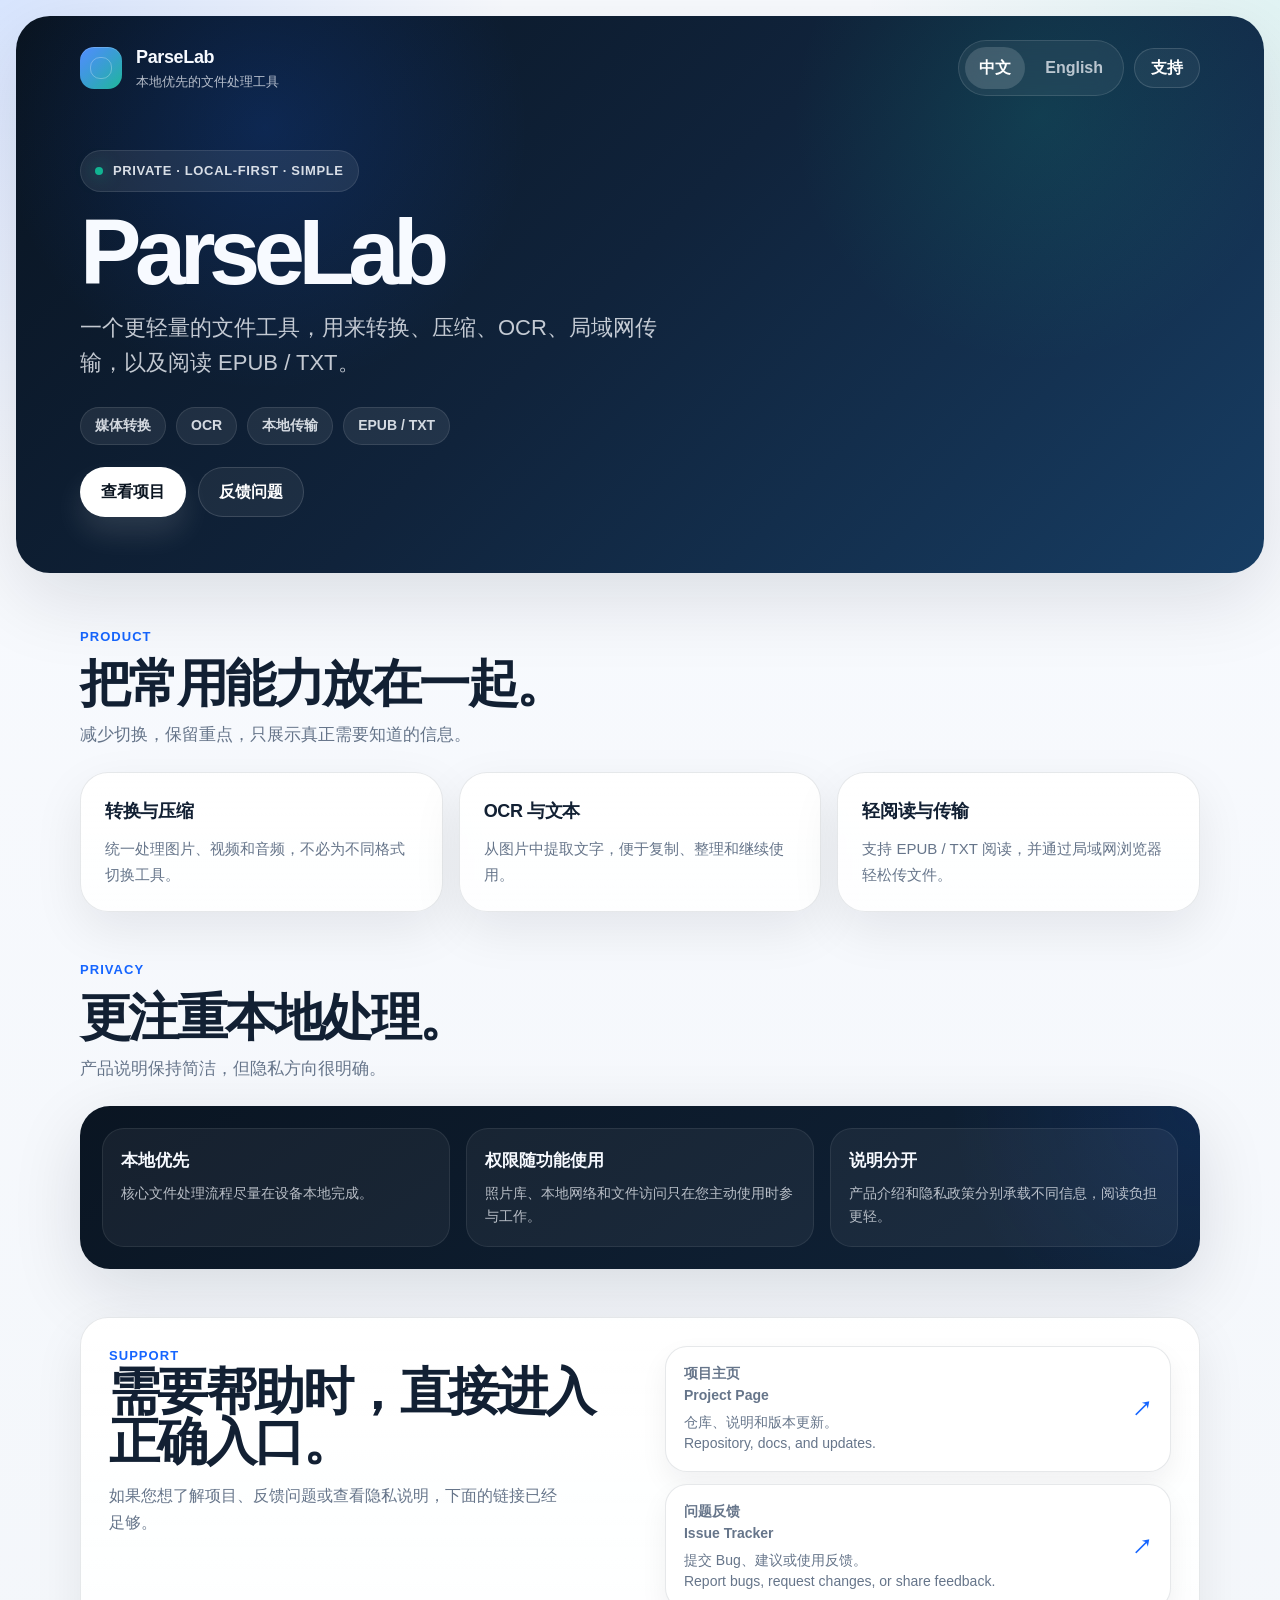
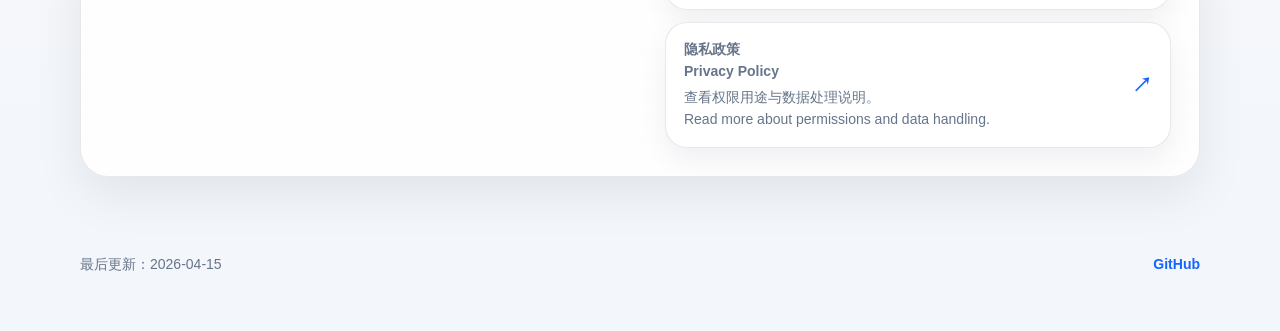
<file: docs/parse-support.html>
<!doctype html>
<html lang="zh-CN">
<head>
  <meta charset="utf-8">
  <meta name="viewport" content="width=device-width, initial-scale=1">
  <title>ParseLab Support</title>
  <meta name="description" content="ParseLab product support page with bilingual language switching, product overview, and support links.">
  <style>
    :root {
      color-scheme: light;
      --bg: #f3f6fa;
      --surface: rgba(255, 255, 255, 0.86);
      --surface-strong: rgba(255, 255, 255, 0.94);
      --text: #122033;
      --muted: #66758a;
      --line: rgba(18, 32, 51, 0.1);
      --accent: #1565ff;
      --accent-soft: rgba(21, 101, 255, 0.1);
      --accent-2: #11b492;
      --dark: #0a1522;
      --shadow: 0 18px 50px rgba(8, 19, 31, 0.08);
      --shadow-soft: 0 12px 28px rgba(8, 19, 31, 0.06);
      --max-width: 1120px;
    }

    * {
      box-sizing: border-box;
    }

    body {
      margin: 0;
      font-family: -apple-system, BlinkMacSystemFont, "SF Pro Display", "PingFang SC", "Hiragino Sans GB", "Noto Sans CJK SC", "Microsoft YaHei", sans-serif;
      background:
        radial-gradient(circle at top left, rgba(21, 101, 255, 0.14), transparent 22%),
        radial-gradient(circle at top right, rgba(17, 180, 146, 0.1), transparent 18%),
        linear-gradient(180deg, #f9fbff 0%, var(--bg) 100%);
      color: var(--text);
      line-height: 1.6;
      -webkit-font-smoothing: antialiased;
      text-rendering: optimizeLegibility;
    }

    a {
      color: inherit;
      text-decoration: none;
    }

    button {
      font: inherit;
    }

    .page-shell {
      padding: 16px;
    }

    .hero {
      position: relative;
      overflow: hidden;
      border-radius: 34px;
      background:
        radial-gradient(circle at 20% 20%, rgba(21, 101, 255, 0.18), transparent 24%),
        radial-gradient(circle at 82% 18%, rgba(17, 180, 146, 0.14), transparent 22%),
        linear-gradient(135deg, #091421 0%, #10233b 48%, #173d63 100%);
      color: #f7faff;
      box-shadow: 0 24px 80px rgba(8, 19, 31, 0.12);
    }

    .hero-inner,
    .main,
    .footer {
      width: min(var(--max-width), calc(100% - 40px));
      margin: 0 auto;
    }

    .hero-inner {
      position: relative;
      padding: 24px 0 56px;
    }

    .topbar {
      display: flex;
      align-items: center;
      justify-content: space-between;
      gap: 16px;
      margin-bottom: 54px;
    }

    .brand {
      display: flex;
      align-items: center;
      gap: 14px;
      min-width: 0;
    }

    .brand-mark {
      width: 42px;
      height: 42px;
      border-radius: 14px;
      background:
        linear-gradient(135deg, rgba(255, 255, 255, 0.26), rgba(255, 255, 255, 0.06)),
        linear-gradient(135deg, #1565ff, #11b492);
      box-shadow: inset 0 1px 0 rgba(255, 255, 255, 0.2);
      position: relative;
    }

    .brand-mark::after {
      content: "";
      position: absolute;
      inset: 10px;
      border-radius: 10px;
      border: 1px solid rgba(255, 255, 255, 0.28);
    }

    .brand-name {
      display: block;
      font-size: 18px;
      font-weight: 800;
      letter-spacing: -0.02em;
    }

    .brand-sub {
      display: block;
      color: rgba(247, 250, 255, 0.72);
      font-size: 13px;
    }

    .topbar-actions {
      display: flex;
      align-items: center;
      gap: 10px;
      flex-wrap: wrap;
      justify-content: flex-end;
    }

    .lang-switcher {
      display: inline-flex;
      gap: 6px;
      padding: 6px;
      border-radius: 999px;
      border: 1px solid rgba(255, 255, 255, 0.12);
      background: rgba(255, 255, 255, 0.06);
      backdrop-filter: blur(12px);
    }

    .lang-button {
      border: 0;
      border-radius: 999px;
      background: transparent;
      color: rgba(247, 250, 255, 0.72);
      padding: 8px 14px;
      font-weight: 700;
      cursor: pointer;
      transition: background 0.2s ease, color 0.2s ease;
    }

    .lang-button.active {
      background: rgba(255, 255, 255, 0.15);
      color: #ffffff;
    }

    .nav-link {
      display: inline-flex;
      align-items: center;
      justify-content: center;
      min-height: 40px;
      padding: 0 16px;
      border-radius: 999px;
      border: 1px solid rgba(255, 255, 255, 0.14);
      background: rgba(255, 255, 255, 0.05);
      color: #ffffff;
      font-weight: 700;
    }

    .hero-copy {
      max-width: 760px;
    }

    .hero-label {
      display: inline-flex;
      align-items: center;
      gap: 10px;
      padding: 10px 14px;
      border-radius: 999px;
      background: rgba(255, 255, 255, 0.08);
      border: 1px solid rgba(255, 255, 255, 0.1);
      color: rgba(247, 250, 255, 0.86);
      font-size: 13px;
      font-weight: 700;
      text-transform: uppercase;
      letter-spacing: 0.05em;
    }

    .hero-label::before {
      content: "";
      width: 8px;
      height: 8px;
      border-radius: 50%;
      background: var(--accent-2);
      box-shadow: 0 0 18px rgba(17, 180, 146, 0.8);
    }

    h1 {
      margin: 18px 0 16px;
      font-size: clamp(54px, 8vw, 92px);
      line-height: 0.92;
      letter-spacing: -0.07em;
      font-weight: 900;
    }

    .hero-subtitle {
      max-width: 620px;
      margin: 0;
      color: rgba(247, 250, 255, 0.78);
      font-size: clamp(18px, 2vw, 22px);
      line-height: 1.58;
    }

    .hero-tags {
      display: flex;
      flex-wrap: wrap;
      gap: 10px;
      margin: 26px 0 22px;
    }

    .hero-tag {
      display: inline-flex;
      align-items: center;
      min-height: 38px;
      padding: 0 14px;
      border-radius: 999px;
      background: rgba(255, 255, 255, 0.08);
      border: 1px solid rgba(255, 255, 255, 0.1);
      color: rgba(247, 250, 255, 0.84);
      font-size: 14px;
      font-weight: 700;
    }

    .hero-actions {
      display: flex;
      align-items: center;
      gap: 12px;
      flex-wrap: wrap;
    }

    .button {
      display: inline-flex;
      align-items: center;
      justify-content: center;
      min-height: 50px;
      padding: 0 20px;
      border-radius: 999px;
      border: 1px solid transparent;
      font-weight: 800;
      transition: transform 0.2s ease, background 0.2s ease, border-color 0.2s ease;
    }

    .button:hover {
      transform: translateY(-1px);
    }

    .button-primary {
      background: #ffffff;
      color: #0b1521;
      box-shadow: 0 16px 30px rgba(255, 255, 255, 0.12);
    }

    .button-secondary {
      background: rgba(255, 255, 255, 0.06);
      border-color: rgba(255, 255, 255, 0.14);
      color: #ffffff;
    }

    .main {
      padding: 54px 0 20px;
    }

    .section {
      margin-bottom: 48px;
    }

    .section-head {
      display: flex;
      flex-direction: column;
      gap: 12px;
      margin-bottom: 22px;
      max-width: 720px;
    }

    .section-kicker {
      color: var(--accent);
      font-size: 13px;
      font-weight: 800;
      text-transform: uppercase;
      letter-spacing: 0.08em;
    }

    h2 {
      margin: 0;
      font-size: clamp(34px, 4vw, 56px);
      line-height: 0.98;
      letter-spacing: -0.05em;
    }

    .section-summary {
      margin: 0;
      color: var(--muted);
      font-size: 17px;
      line-height: 1.7;
    }

    .feature-grid {
      display: grid;
      grid-template-columns: repeat(3, minmax(0, 1fr));
      gap: 16px;
    }

    .feature-card,
    .support-panel {
      border-radius: 28px;
      border: 1px solid var(--line);
      background: linear-gradient(180deg, var(--surface-strong), var(--surface));
      box-shadow: var(--shadow);
    }

    .feature-card {
      padding: 24px;
    }

    .feature-card strong {
      display: block;
      margin-bottom: 10px;
      font-size: 18px;
      letter-spacing: -0.02em;
    }

    .feature-card p {
      margin: 0;
      color: var(--muted);
      font-size: 15px;
      line-height: 1.7;
    }

    .privacy-strip {
      display: grid;
      grid-template-columns: repeat(3, minmax(0, 1fr));
      gap: 16px;
      padding: 22px;
      border-radius: 30px;
      background:
        radial-gradient(circle at top right, rgba(21, 101, 255, 0.12), transparent 22%),
        linear-gradient(145deg, #0a1522 0%, #102339 100%);
      color: #f7faff;
      box-shadow: 0 22px 70px rgba(8, 19, 31, 0.12);
    }

    .privacy-item {
      padding: 18px;
      border-radius: 22px;
      background: rgba(255, 255, 255, 0.05);
      border: 1px solid rgba(255, 255, 255, 0.08);
    }

    .privacy-item strong {
      display: block;
      margin-bottom: 8px;
      font-size: 17px;
    }

    .privacy-item p {
      margin: 0;
      color: rgba(247, 250, 255, 0.72);
      font-size: 14px;
      line-height: 1.65;
    }

    .support-panel {
      display: grid;
      grid-template-columns: minmax(0, 0.82fr) minmax(280px, 0.78fr);
      gap: 24px;
      padding: 28px;
    }

    .support-copy p {
      margin: 14px 0 0;
      color: var(--muted);
      font-size: 16px;
      line-height: 1.72;
      max-width: 460px;
    }

    .support-links {
      display: grid;
      gap: 12px;
    }

    .support-link {
      display: grid;
      grid-template-columns: minmax(0, 1fr) auto;
      gap: 14px;
      align-items: center;
      padding: 16px 18px;
      border-radius: 22px;
      border: 1px solid var(--line);
      background: #ffffff;
      box-shadow: var(--shadow-soft);
      transition: transform 0.2s ease, border-color 0.2s ease;
    }

    .support-link:hover {
      transform: translateY(-1px);
      border-color: rgba(21, 101, 255, 0.2);
    }

    .support-link strong {
      display: block;
      margin-bottom: 5px;
      font-size: 16px;
    }

    .support-link span {
      display: block;
      color: var(--muted);
      font-size: 14px;
      line-height: 1.55;
    }

    .support-link em {
      font-style: normal;
      color: var(--accent);
      font-size: 20px;
      font-weight: 800;
    }

    .footer {
      display: flex;
      justify-content: space-between;
      align-items: center;
      gap: 16px;
      padding: 8px 0 40px;
      color: var(--muted);
      font-size: 14px;
    }

    .footer a {
      color: var(--accent);
      font-weight: 700;
    }

    [data-copy] {
      display: none;
    }

    html[data-lang="zh"] [data-lang="zh"] {
      display: block;
    }

    html[data-lang="en"] [data-lang="en"] {
      display: block;
    }

    html[data-lang="zh"] span[data-lang="zh"],
    html[data-lang="en"] span[data-lang="en"],
    html[data-lang="zh"] a[data-lang="zh"],
    html[data-lang="en"] a[data-lang="en"] {
      display: inline;
    }

    html[data-lang="zh"] .button span[data-lang="zh"],
    html[data-lang="en"] .button span[data-lang="en"],
    html[data-lang="zh"] .nav-link span[data-lang="zh"],
    html[data-lang="en"] .nav-link span[data-lang="en"],
    html[data-lang="zh"] .hero-tag span[data-lang="zh"],
    html[data-lang="en"] .hero-tag span[data-lang="en"] {
      display: inline;
    }

    html[data-lang="zh"] .brand-sub span[data-lang="zh"],
    html[data-lang="en"] .brand-sub span[data-lang="en"],
    html[data-lang="zh"] .support-link span[data-lang="zh"],
    html[data-lang="en"] .support-link span[data-lang="en"] {
      display: block;
    }

    @media (max-width: 900px) {
      .feature-grid,
      .privacy-strip,
      .support-panel {
        grid-template-columns: 1fr;
      }
    }

    @media (max-width: 760px) {
      .page-shell {
        padding: 10px;
      }

      .hero {
        border-radius: 24px;
      }

      .hero-inner,
      .main,
      .footer {
        width: min(var(--max-width), calc(100% - 24px));
      }

      .topbar {
        flex-direction: column;
        align-items: flex-start;
        margin-bottom: 40px;
      }

      .topbar-actions,
      .hero-actions {
        width: 100%;
      }

      .nav-link,
      .button {
        width: 100%;
      }

      .footer {
        flex-direction: column;
        align-items: flex-start;
      }
    }
  </style>
</head>
<body>
  <div class="page-shell">
    <section class="hero">
      <div class="hero-inner">
        <header class="topbar">
          <div class="brand">
            <div class="brand-mark" aria-hidden="true"></div>
            <div>
              <span class="brand-name">ParseLab</span>
              <span class="brand-sub">
                <span data-copy data-lang="zh">本地优先的文件处理工具</span>
                <span data-copy data-lang="en">Local-first file workflows</span>
              </span>
            </div>
          </div>

          <div class="topbar-actions">
            <div class="lang-switcher" aria-label="Language switcher">
              <button class="lang-button active" type="button" data-switch="zh">中文</button>
              <button class="lang-button" type="button" data-switch="en">English</button>
            </div>
            <a class="nav-link" href="#support">
              <span data-copy data-lang="zh">支持</span>
              <span data-copy data-lang="en">Support</span>
            </a>
          </div>
        </header>

        <div class="hero-copy">
          <div class="hero-label">
            <span data-copy data-lang="zh">Private · Local-first · Simple</span>
            <span data-copy data-lang="en">Private · Local-first · Simple</span>
          </div>

          <h1>
            <span data-copy data-lang="zh">ParseLab</span>
            <span data-copy data-lang="en">ParseLab</span>
          </h1>

          <p class="hero-subtitle">
            <span data-copy data-lang="zh">一个更轻量的文件工具，用来转换、压缩、OCR、局域网传输，以及阅读 EPUB / TXT。</span>
            <span data-copy data-lang="en">A lighter file toolkit for conversion, compression, OCR, local transfer, and EPUB / TXT reading.</span>
          </p>

          <div class="hero-tags">
            <div class="hero-tag">
              <span data-copy data-lang="zh">媒体转换</span>
              <span data-copy data-lang="en">Media conversion</span>
            </div>
            <div class="hero-tag">
              <span data-copy data-lang="zh">OCR</span>
              <span data-copy data-lang="en">OCR</span>
            </div>
            <div class="hero-tag">
              <span data-copy data-lang="zh">本地传输</span>
              <span data-copy data-lang="en">Local transfer</span>
            </div>
            <div class="hero-tag">
              <span data-copy data-lang="zh">EPUB / TXT</span>
              <span data-copy data-lang="en">EPUB / TXT</span>
            </div>
          </div>

          <div class="hero-actions">
            <a class="button button-primary" href="https://github.com/TPSHION/parse" target="_blank" rel="noreferrer">
              <span data-copy data-lang="zh">查看项目</span>
              <span data-copy data-lang="en">View Project</span>
            </a>
            <a class="button button-secondary" href="https://github.com/TPSHION/parse/issues" target="_blank" rel="noreferrer">
              <span data-copy data-lang="zh">反馈问题</span>
              <span data-copy data-lang="en">Report an Issue</span>
            </a>
          </div>
        </div>
      </div>
    </section>

    <main class="main">
      <section class="section">
        <div class="section-head">
          <div class="section-kicker">
            <span data-copy data-lang="zh">Product</span>
            <span data-copy data-lang="en">Product</span>
          </div>
          <h2>
            <span data-copy data-lang="zh">把常用能力放在一起。</span>
            <span data-copy data-lang="en">Put common workflows in one place.</span>
          </h2>
          <p class="section-summary">
            <span data-copy data-lang="zh">减少切换，保留重点，只展示真正需要知道的信息。</span>
            <span data-copy data-lang="en">Less switching, fewer distractions, and only the information people actually need.</span>
          </p>
        </div>

        <div class="feature-grid">
          <article class="feature-card">
            <strong>
              <span data-copy data-lang="zh">转换与压缩</span>
              <span data-copy data-lang="en">Convert and compress</span>
            </strong>
            <p>
              <span data-copy data-lang="zh">统一处理图片、视频和音频，不必为不同格式切换工具。</span>
              <span data-copy data-lang="en">Handle images, video, and audio without switching tools by format.</span>
            </p>
          </article>
          <article class="feature-card">
            <strong>
              <span data-copy data-lang="zh">OCR 与文本</span>
              <span data-copy data-lang="en">OCR and text</span>
            </strong>
            <p>
              <span data-copy data-lang="zh">从图片中提取文字，便于复制、整理和继续使用。</span>
              <span data-copy data-lang="en">Extract text from images so content stays usable and easy to organize.</span>
            </p>
          </article>
          <article class="feature-card">
            <strong>
              <span data-copy data-lang="zh">轻阅读与传输</span>
              <span data-copy data-lang="en">Reading and transfer</span>
            </strong>
            <p>
              <span data-copy data-lang="zh">支持 EPUB / TXT 阅读，并通过局域网浏览器轻松传文件。</span>
              <span data-copy data-lang="en">Read EPUB / TXT files and move content across devices with local browser transfer.</span>
            </p>
          </article>
        </div>
      </section>

      <section class="section">
        <div class="section-head">
          <div class="section-kicker">
            <span data-copy data-lang="zh">Privacy</span>
            <span data-copy data-lang="en">Privacy</span>
          </div>
          <h2>
            <span data-copy data-lang="zh">更注重本地处理。</span>
            <span data-copy data-lang="en">Built around local processing.</span>
          </h2>
          <p class="section-summary">
            <span data-copy data-lang="zh">产品说明保持简洁，但隐私方向很明确。</span>
            <span data-copy data-lang="en">The page stays simple, but the privacy position stays clear.</span>
          </p>
        </div>

        <div class="privacy-strip">
          <div class="privacy-item">
            <strong>
              <span data-copy data-lang="zh">本地优先</span>
              <span data-copy data-lang="en">Local-first</span>
            </strong>
            <p>
              <span data-copy data-lang="zh">核心文件处理流程尽量在设备本地完成。</span>
              <span data-copy data-lang="en">Core file workflows stay on device whenever possible.</span>
            </p>
          </div>
          <div class="privacy-item">
            <strong>
              <span data-copy data-lang="zh">权限随功能使用</span>
              <span data-copy data-lang="en">Permissions follow tasks</span>
            </strong>
            <p>
              <span data-copy data-lang="zh">照片库、本地网络和文件访问只在您主动使用时参与工作。</span>
              <span data-copy data-lang="en">Photo library, local network, and file access are used only when you start those flows.</span>
            </p>
          </div>
          <div class="privacy-item">
            <strong>
              <span data-copy data-lang="zh">说明分开</span>
              <span data-copy data-lang="en">Clear separation</span>
            </strong>
            <p>
              <span data-copy data-lang="zh">产品介绍和隐私政策分别承载不同信息，阅读负担更轻。</span>
              <span data-copy data-lang="en">Product messaging and privacy details stay separate for easier reading.</span>
            </p>
          </div>
        </div>
      </section>

      <section class="section" id="support">
        <div class="support-panel">
          <div class="support-copy">
            <div class="section-kicker">
              <span data-copy data-lang="zh">Support</span>
              <span data-copy data-lang="en">Support</span>
            </div>
            <h2>
              <span data-copy data-lang="zh">需要帮助时，直接进入正确入口。</span>
              <span data-copy data-lang="en">Go straight to the right support entry.</span>
            </h2>
            <p>
              <span data-copy data-lang="zh">如果您想了解项目、反馈问题或查看隐私说明，下面的链接已经足够。</span>
              <span data-copy data-lang="en">If you want project details, need to report an issue, or want privacy information, the links below are enough.</span>
            </p>
          </div>

          <div class="support-links">
            <a class="support-link" href="https://github.com/TPSHION/parse" target="_blank" rel="noreferrer">
              <div>
                <strong>
                  <span data-copy data-lang="zh">项目主页</span>
                  <span data-copy data-lang="en">Project Page</span>
                </strong>
                <span data-copy data-lang="zh">仓库、说明和版本更新。</span>
                <span data-copy data-lang="en">Repository, docs, and updates.</span>
              </div>
              <em aria-hidden="true">↗</em>
            </a>

            <a class="support-link" href="https://github.com/TPSHION/parse/issues" target="_blank" rel="noreferrer">
              <div>
                <strong>
                  <span data-copy data-lang="zh">问题反馈</span>
                  <span data-copy data-lang="en">Issue Tracker</span>
                </strong>
                <span data-copy data-lang="zh">提交 Bug、建议或使用反馈。</span>
                <span data-copy data-lang="en">Report bugs, request changes, or share feedback.</span>
              </div>
              <em aria-hidden="true">↗</em>
            </a>

            <a class="support-link" href="./privacy-policy.html">
              <div>
                <strong>
                  <span data-copy data-lang="zh">隐私政策</span>
                  <span data-copy data-lang="en">Privacy Policy</span>
                </strong>
                <span data-copy data-lang="zh">查看权限用途与数据处理说明。</span>
                <span data-copy data-lang="en">Read more about permissions and data handling.</span>
              </div>
              <em aria-hidden="true">↗</em>
            </a>
          </div>
        </div>
      </section>
    </main>

    <footer class="footer">
      <span>
        <span data-copy data-lang="zh">最后更新：2026-04-15</span>
        <span data-copy data-lang="en">Last updated: 2026-04-15</span>
      </span>
      <span><a href="https://github.com/TPSHION/parse" target="_blank" rel="noreferrer">GitHub</a></span>
    </footer>
  </div>

  <script>
    (function () {
      var storageKey = "parse-support-language";
      var root = document.documentElement;
      var buttons = document.querySelectorAll("[data-switch]");
      var preferred = "zh";

      try {
        preferred = localStorage.getItem(storageKey) || preferred;
      } catch (error) {
      }

      if (!/^(zh|en)$/.test(preferred)) {
        preferred = "zh";
      }

      function applyLanguage(language) {
        root.setAttribute("data-lang", language);
        root.setAttribute("lang", language === "zh" ? "zh-CN" : "en");

        buttons.forEach(function (button) {
          var active = button.getAttribute("data-switch") === language;
          button.classList.toggle("active", active);
          button.setAttribute("aria-pressed", active ? "true" : "false");
        });

        try {
          localStorage.setItem(storageKey, language);
        } catch (error) {
        }
      }

      buttons.forEach(function (button) {
        button.addEventListener("click", function () {
          applyLanguage(button.getAttribute("data-switch"));
        });
      });

      applyLanguage(preferred);
    })();
  </script>
</body>
</html>
</file>
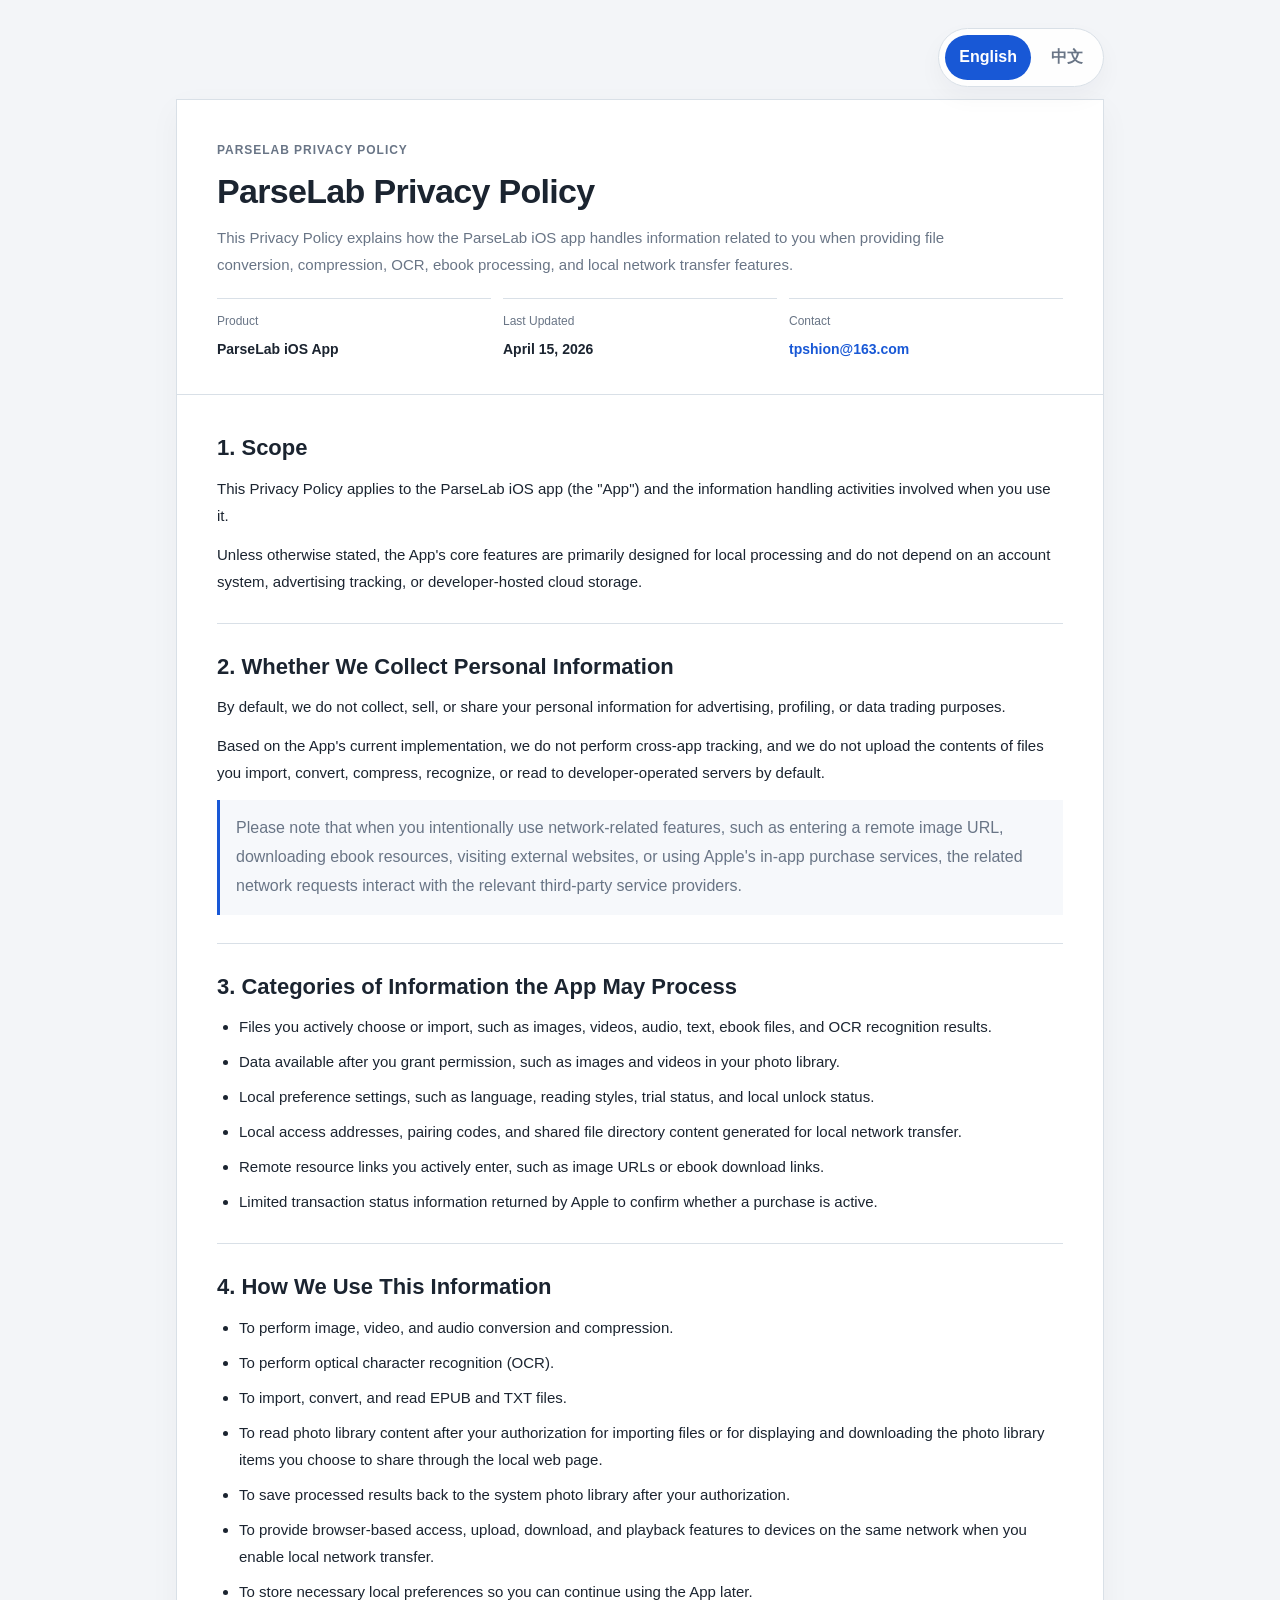
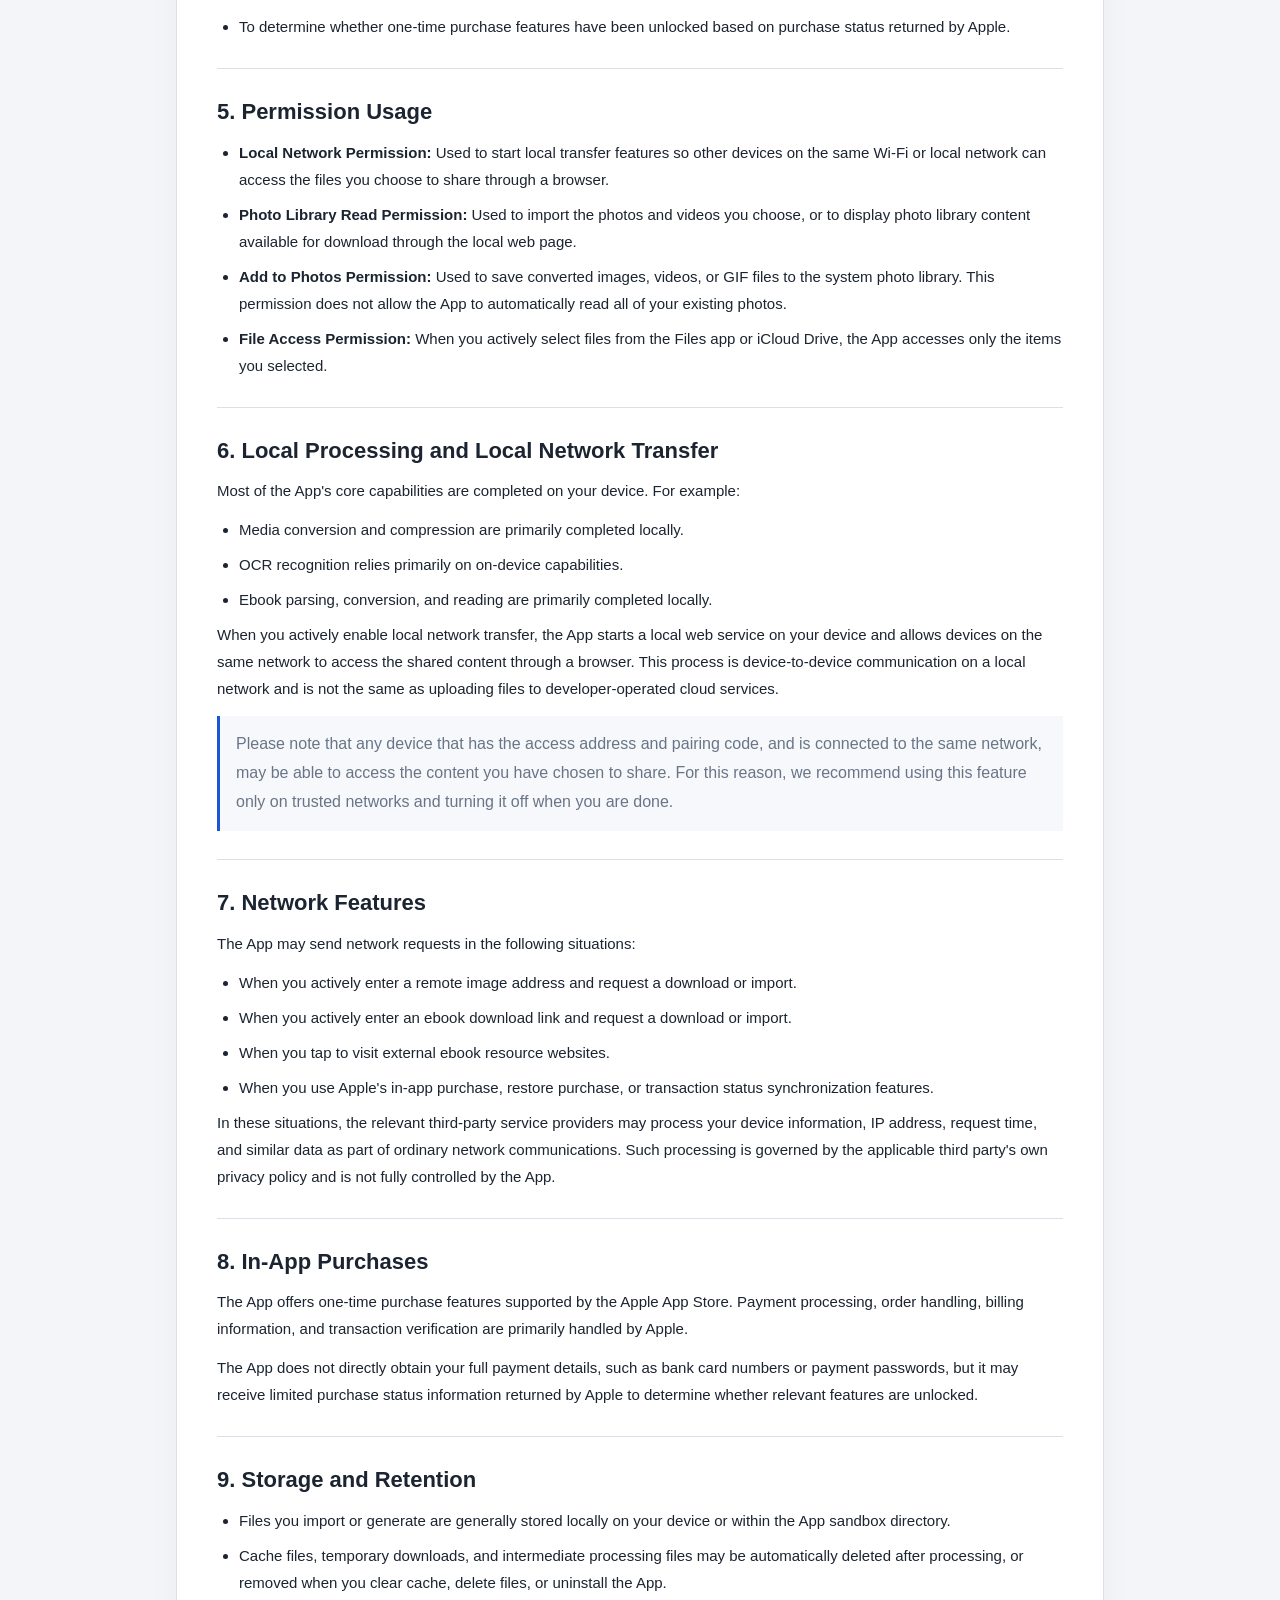
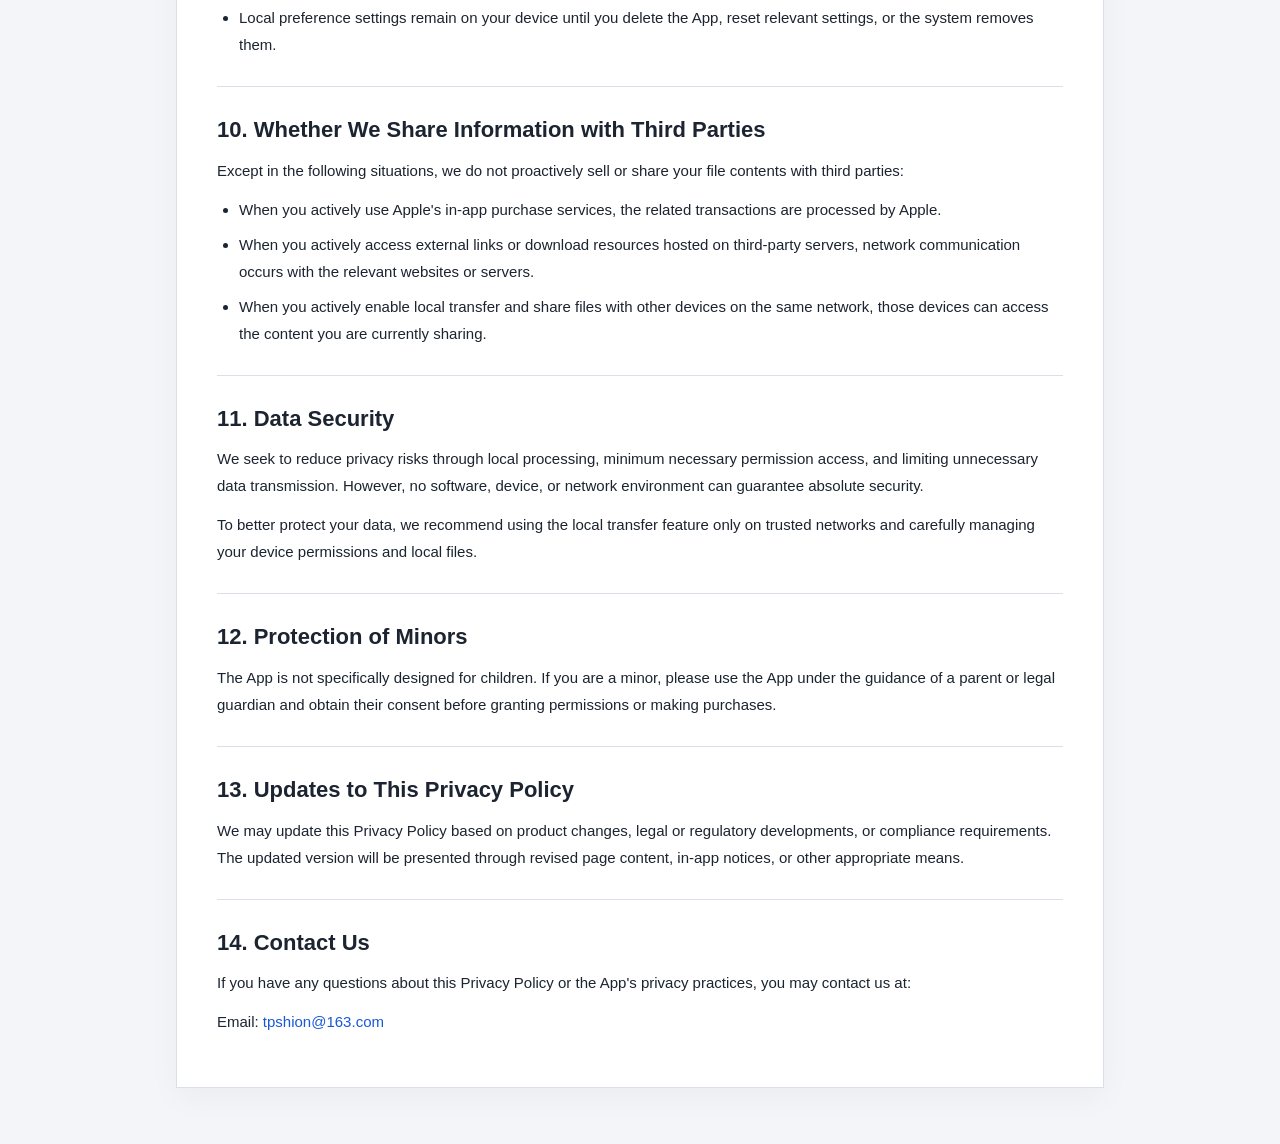
<file: docs/privacy-policy.html>
<!doctype html>
<html lang="en" data-lang="en">
<head>
  <meta charset="utf-8">
  <meta name="viewport" content="width=device-width, initial-scale=1">
  <title>ParseLab Privacy Policy</title>
  <meta name="description" content="ParseLab Privacy Policy">
  <style>
    :root {
      color-scheme: light;
      --bg: #f3f5f8;
      --paper: #ffffff;
      --text: #1b2430;
      --muted: #697586;
      --line: #d9e0e7;
      --accent: #1858d6;
      --notice: #f6f8fb;
    }

    * {
      box-sizing: border-box;
    }

    body {
      margin: 0;
      background: var(--bg);
      color: var(--text);
      font-family: -apple-system, BlinkMacSystemFont, "SF Pro Display", "PingFang SC", "Hiragino Sans GB", "Noto Sans CJK SC", "Microsoft YaHei", sans-serif;
      line-height: 1.8;
    }

    .page {
      max-width: 960px;
      margin: 28px auto 56px;
      padding: 0 16px;
    }

    .topbar {
      display: flex;
      justify-content: flex-end;
      margin-bottom: 12px;
    }

    .lang-switcher {
      display: inline-flex;
      gap: 6px;
      padding: 6px;
      border: 1px solid var(--line);
      border-radius: 999px;
      background: rgba(255, 255, 255, 0.9);
      box-shadow: 0 10px 24px rgba(15, 23, 42, 0.04);
    }

    .lang-button {
      border: 0;
      border-radius: 999px;
      background: transparent;
      color: var(--muted);
      padding: 8px 14px;
      font: inherit;
      font-weight: 700;
      cursor: pointer;
    }

    .lang-button.active {
      background: var(--accent);
      color: #ffffff;
    }

    .document {
      background: var(--paper);
      border: 1px solid var(--line);
      box-shadow: 0 10px 30px rgba(15, 23, 42, 0.04);
    }

    .header {
      padding: 40px 40px 32px;
      border-bottom: 1px solid var(--line);
    }

    .eyebrow {
      margin: 0 0 10px;
      color: var(--muted);
      font-size: 12px;
      font-weight: 700;
      letter-spacing: 0.08em;
      text-transform: uppercase;
    }

    h1 {
      margin: 0 0 12px;
      font-size: 34px;
      line-height: 1.2;
      letter-spacing: -0.02em;
    }

    .summary {
      margin: 0;
      max-width: 760px;
      color: var(--muted);
      font-size: 15px;
    }

    .meta {
      display: grid;
      grid-template-columns: repeat(3, minmax(0, 1fr));
      gap: 12px;
      margin-top: 20px;
    }

    .meta-item {
      padding-top: 12px;
      border-top: 1px solid var(--line);
    }

    .meta-item span {
      display: block;
      color: var(--muted);
      font-size: 12px;
      margin-bottom: 4px;
    }

    .meta-item strong {
      display: block;
      font-size: 14px;
    }

    .content {
      padding: 10px 40px 40px;
    }

    section {
      padding-top: 28px;
      margin-top: 28px;
      border-top: 1px solid var(--line);
    }

    section:first-child {
      border-top: 0;
      margin-top: 0;
    }

    h2 {
      margin: 0 0 12px;
      font-size: 22px;
      line-height: 1.35;
    }

    p {
      margin: 0 0 12px;
      font-size: 15px;
    }

    ul {
      margin: 10px 0 0;
      padding-left: 22px;
    }

    li {
      margin: 8px 0;
      font-size: 15px;
    }

    .notice {
      margin-top: 14px;
      padding: 14px 16px;
      border-left: 3px solid var(--accent);
      background: var(--notice);
      color: var(--muted);
    }

    a {
      color: var(--accent);
      text-decoration: none;
    }

    a:hover {
      text-decoration: underline;
    }

    [data-locale] {
      display: none;
    }

    html[data-lang="en"] [data-locale="en"],
    html[data-lang="zh"] [data-locale="zh"] {
      display: block;
    }

    @media (max-width: 760px) {
      .header,
      .content {
        padding-left: 20px;
        padding-right: 20px;
      }

      .meta {
        grid-template-columns: 1fr;
      }

      h1 {
        font-size: 28px;
      }

      h2 {
        font-size: 20px;
      }
    }
  </style>
</head>
<body>
  <div class="page">
    <div class="topbar">
      <div class="lang-switcher" aria-label="Language switcher">
        <button class="lang-button active" type="button" data-switch="en">English</button>
        <button class="lang-button" type="button" data-switch="zh">中文</button>
      </div>
    </div>

    <main class="document">
      <header class="header">
        <div data-locale="en">
          <p class="eyebrow">ParseLab Privacy Policy</p>
          <h1>ParseLab Privacy Policy</h1>
          <p class="summary">
            This Privacy Policy explains how the ParseLab iOS app handles information related to you when providing file conversion, compression, OCR, ebook processing, and local network transfer features.
          </p>
          <div class="meta">
            <div class="meta-item">
              <span>Product</span>
              <strong>ParseLab iOS App</strong>
            </div>
            <div class="meta-item">
              <span>Last Updated</span>
              <strong>April 15, 2026</strong>
            </div>
            <div class="meta-item">
              <span>Contact</span>
              <strong><a href="mailto:tpshion@163.com">tpshion@163.com</a></strong>
            </div>
          </div>
        </div>

        <div data-locale="zh">
          <p class="eyebrow">ParseLab Privacy Policy</p>
          <h1>ParseLab 隐私政策</h1>
          <p class="summary">
            本隐私政策旨在说明 ParseLab iOS 应用在提供文件转换、压缩、OCR、电子书处理及局域网传输等功能过程中，如何处理与您相关的信息。
          </p>
          <div class="meta">
            <div class="meta-item">
              <span>适用产品</span>
              <strong>ParseLab iOS 应用</strong>
            </div>
            <div class="meta-item">
              <span>更新日期</span>
              <strong>2026 年 4 月 15 日</strong>
            </div>
            <div class="meta-item">
              <span>联系邮箱</span>
              <strong><a href="mailto:tpshion@163.com">tpshion@163.com</a></strong>
            </div>
          </div>
        </div>
      </header>

      <div class="content">
        <div data-locale="en">
          <section>
            <h2>1. Scope</h2>
            <p>
              This Privacy Policy applies to the ParseLab iOS app (the "App") and the information handling activities involved when you use it.
            </p>
            <p>
              Unless otherwise stated, the App's core features are primarily designed for local processing and do not depend on an account system, advertising tracking, or developer-hosted cloud storage.
            </p>
          </section>

          <section>
            <h2>2. Whether We Collect Personal Information</h2>
            <p>
              By default, we do not collect, sell, or share your personal information for advertising, profiling, or data trading purposes.
            </p>
            <p>
              Based on the App's current implementation, we do not perform cross-app tracking, and we do not upload the contents of files you import, convert, compress, recognize, or read to developer-operated servers by default.
            </p>
            <div class="notice">
              Please note that when you intentionally use network-related features, such as entering a remote image URL, downloading ebook resources, visiting external websites, or using Apple's in-app purchase services, the related network requests interact with the relevant third-party service providers.
            </div>
          </section>

          <section>
            <h2>3. Categories of Information the App May Process</h2>
            <ul>
              <li>Files you actively choose or import, such as images, videos, audio, text, ebook files, and OCR recognition results.</li>
              <li>Data available after you grant permission, such as images and videos in your photo library.</li>
              <li>Local preference settings, such as language, reading styles, trial status, and local unlock status.</li>
              <li>Local access addresses, pairing codes, and shared file directory content generated for local network transfer.</li>
              <li>Remote resource links you actively enter, such as image URLs or ebook download links.</li>
              <li>Limited transaction status information returned by Apple to confirm whether a purchase is active.</li>
            </ul>
          </section>

          <section>
            <h2>4. How We Use This Information</h2>
            <ul>
              <li>To perform image, video, and audio conversion and compression.</li>
              <li>To perform optical character recognition (OCR).</li>
              <li>To import, convert, and read EPUB and TXT files.</li>
              <li>To read photo library content after your authorization for importing files or for displaying and downloading the photo library items you choose to share through the local web page.</li>
              <li>To save processed results back to the system photo library after your authorization.</li>
              <li>To provide browser-based access, upload, download, and playback features to devices on the same network when you enable local network transfer.</li>
              <li>To store necessary local preferences so you can continue using the App later.</li>
              <li>To determine whether one-time purchase features have been unlocked based on purchase status returned by Apple.</li>
            </ul>
          </section>

          <section>
            <h2>5. Permission Usage</h2>
            <ul>
              <li>
                <strong>Local Network Permission:</strong>
                Used to start local transfer features so other devices on the same Wi-Fi or local network can access the files you choose to share through a browser.
              </li>
              <li>
                <strong>Photo Library Read Permission:</strong>
                Used to import the photos and videos you choose, or to display photo library content available for download through the local web page.
              </li>
              <li>
                <strong>Add to Photos Permission:</strong>
                Used to save converted images, videos, or GIF files to the system photo library. This permission does not allow the App to automatically read all of your existing photos.
              </li>
              <li>
                <strong>File Access Permission:</strong>
                When you actively select files from the Files app or iCloud Drive, the App accesses only the items you selected.
              </li>
            </ul>
          </section>

          <section>
            <h2>6. Local Processing and Local Network Transfer</h2>
            <p>Most of the App's core capabilities are completed on your device. For example:</p>
            <ul>
              <li>Media conversion and compression are primarily completed locally.</li>
              <li>OCR recognition relies primarily on on-device capabilities.</li>
              <li>Ebook parsing, conversion, and reading are primarily completed locally.</li>
            </ul>
            <p>
              When you actively enable local network transfer, the App starts a local web service on your device and allows devices on the same network to access the shared content through a browser. This process is device-to-device communication on a local network and is not the same as uploading files to developer-operated cloud services.
            </p>
            <div class="notice">
              Please note that any device that has the access address and pairing code, and is connected to the same network, may be able to access the content you have chosen to share. For this reason, we recommend using this feature only on trusted networks and turning it off when you are done.
            </div>
          </section>

          <section>
            <h2>7. Network Features</h2>
            <p>The App may send network requests in the following situations:</p>
            <ul>
              <li>When you actively enter a remote image address and request a download or import.</li>
              <li>When you actively enter an ebook download link and request a download or import.</li>
              <li>When you tap to visit external ebook resource websites.</li>
              <li>When you use Apple's in-app purchase, restore purchase, or transaction status synchronization features.</li>
            </ul>
            <p>
              In these situations, the relevant third-party service providers may process your device information, IP address, request time, and similar data as part of ordinary network communications. Such processing is governed by the applicable third party's own privacy policy and is not fully controlled by the App.
            </p>
          </section>

          <section>
            <h2>8. In-App Purchases</h2>
            <p>
              The App offers one-time purchase features supported by the Apple App Store. Payment processing, order handling, billing information, and transaction verification are primarily handled by Apple.
            </p>
            <p>
              The App does not directly obtain your full payment details, such as bank card numbers or payment passwords, but it may receive limited purchase status information returned by Apple to determine whether relevant features are unlocked.
            </p>
          </section>

          <section>
            <h2>9. Storage and Retention</h2>
            <ul>
              <li>Files you import or generate are generally stored locally on your device or within the App sandbox directory.</li>
              <li>Cache files, temporary downloads, and intermediate processing files may be automatically deleted after processing, or removed when you clear cache, delete files, or uninstall the App.</li>
              <li>Local preference settings remain on your device until you delete the App, reset relevant settings, or the system removes them.</li>
            </ul>
          </section>

          <section>
            <h2>10. Whether We Share Information with Third Parties</h2>
            <p>Except in the following situations, we do not proactively sell or share your file contents with third parties:</p>
            <ul>
              <li>When you actively use Apple's in-app purchase services, the related transactions are processed by Apple.</li>
              <li>When you actively access external links or download resources hosted on third-party servers, network communication occurs with the relevant websites or servers.</li>
              <li>When you actively enable local transfer and share files with other devices on the same network, those devices can access the content you are currently sharing.</li>
            </ul>
          </section>

          <section>
            <h2>11. Data Security</h2>
            <p>
              We seek to reduce privacy risks through local processing, minimum necessary permission access, and limiting unnecessary data transmission. However, no software, device, or network environment can guarantee absolute security.
            </p>
            <p>
              To better protect your data, we recommend using the local transfer feature only on trusted networks and carefully managing your device permissions and local files.
            </p>
          </section>

          <section>
            <h2>12. Protection of Minors</h2>
            <p>
              The App is not specifically designed for children. If you are a minor, please use the App under the guidance of a parent or legal guardian and obtain their consent before granting permissions or making purchases.
            </p>
          </section>

          <section>
            <h2>13. Updates to This Privacy Policy</h2>
            <p>
              We may update this Privacy Policy based on product changes, legal or regulatory developments, or compliance requirements. The updated version will be presented through revised page content, in-app notices, or other appropriate means.
            </p>
          </section>

          <section>
            <h2>14. Contact Us</h2>
            <p>If you have any questions about this Privacy Policy or the App's privacy practices, you may contact us at:</p>
            <p>Email: <a href="mailto:tpshion@163.com">tpshion@163.com</a></p>
          </section>
        </div>

        <div data-locale="zh">
          <section>
            <h2>1. 适用范围</h2>
            <p>
              本隐私政策适用于 ParseLab iOS 应用（以下简称“本应用”）在您使用过程中涉及的信息处理活动。
            </p>
            <p>
              如无特别说明，本应用的核心功能以本地处理为主，不以建立账户体系、广告跟踪或开发者云端存储为前提。
            </p>
          </section>

          <section>
            <h2>2. 我们是否收集您的个人信息</h2>
            <p>
              默认情况下，我们不会为了广告、画像或数据交易目的而收集、出售或共享您的个人信息。
            </p>
            <p>
              根据本应用当前实现，我们不进行跨 App 跟踪，也不会默认将您导入、转换、压缩、识别或阅读的文件内容上传至开发者自建服务器。
            </p>
            <div class="notice">
              需要说明的是：当您主动使用联网功能时，例如输入远程图片地址、下载电子书资源、访问外部网站，或使用 Apple 的应用内购买服务时，相关网络请求会与对应的第三方服务提供方发生交互。
            </div>
          </section>

          <section>
            <h2>3. 本应用可能处理的信息类型</h2>
            <ul>
              <li>您主动选择或导入的文件，例如图片、视频、音频、文本、电子书文件以及 OCR 识别结果。</li>
              <li>您主动授予权限后可访问的数据，例如照片库中的图片和视频。</li>
              <li>本地偏好设置，例如语言、阅读样式、试用状态和本地解锁状态。</li>
              <li>为完成局域网传输而生成的本地访问地址、配对码和共享文件目录内容。</li>
              <li>您主动输入的远程资源链接，例如图片链接或电子书下载链接。</li>
              <li>Apple 为完成应用内购买所返回的有限交易状态信息，例如购买是否生效。</li>
            </ul>
          </section>

          <section>
            <h2>4. 我们如何使用这些信息</h2>
            <ul>
              <li>执行图片、视频、音频转换与压缩。</li>
              <li>执行图片文字识别（OCR）。</li>
              <li>执行 EPUB / TXT 导入、转换与阅读。</li>
              <li>在您授权后读取照片库内容，用于导入文件或在局域网网页中展示和下载您选择共享的相册内容。</li>
              <li>在您授权后将处理结果保存到系统照片库。</li>
              <li>在您启用局域网传输时，向同一网络中的设备提供浏览器访问、上传、下载和在线播放能力。</li>
              <li>保存必要的本地偏好设置，以便您下次继续使用。</li>
              <li>根据 Apple 返回的购买状态判断您是否已解锁一次性购买功能。</li>
            </ul>
          </section>

          <section>
            <h2>5. 权限使用说明</h2>
            <ul>
              <li>
                <strong>本地网络权限：</strong>
                用于启动局域网传输功能，让同一 Wi-Fi 或局域网中的其他设备通过浏览器访问您选择共享的文件。
              </li>
              <li>
                <strong>照片库读取权限：</strong>
                用于导入您选择的照片与视频，或在局域网网页中展示可供下载的相册内容。
              </li>
              <li>
                <strong>添加到照片权限：</strong>
                用于将转换后的图片、视频或 GIF 保存到系统相册。该权限不会让本应用自动读取您现有的全部照片内容。
              </li>
              <li>
                <strong>文件访问权限：</strong>
                当您从“文件”或 iCloud Drive 中主动选择文件时，本应用仅访问您选中的项目。
              </li>
            </ul>
          </section>

          <section>
            <h2>6. 本地处理与局域网传输说明</h2>
            <p>本应用的多数核心能力在您的设备上完成。例如：</p>
            <ul>
              <li>媒体转换与压缩主要在本地完成。</li>
              <li>OCR 识别基于设备侧能力完成。</li>
              <li>电子书解析、转换与阅读主要在本地完成。</li>
            </ul>
            <p>
              当您主动开启局域网传输后，本应用会在您的设备上启动本地 Web 服务，并允许同一网络中的设备通过浏览器访问共享内容。该过程属于设备与设备之间的本地网络通信，不等同于将文件上传到开发者云端。
            </p>
            <div class="notice">
              请注意：任何获得访问地址和配对码、且处于同一网络环境中的设备，都可能访问您当前选择共享的内容。因此，建议您仅在可信网络环境中开启该功能，并在使用完成后及时关闭。
            </div>
          </section>

          <section>
            <h2>7. 联网功能说明</h2>
            <p>本应用在以下情况下可能发起网络请求：</p>
            <ul>
              <li>您主动输入远程图片地址并要求下载导入时。</li>
              <li>您主动输入电子书下载链接并要求下载导入时。</li>
              <li>您点击访问外部电子书资源网站时。</li>
              <li>您使用 Apple 的应用内购买、恢复购买或交易状态同步功能时。</li>
            </ul>
            <p>
              在这些场景下，相关第三方服务提供方可能会基于网络通信常规处理您的设备信息、IP 地址、请求时间等数据。该等处理受对应第三方自己的隐私政策约束，而不完全由本应用控制。
            </p>
          </section>

          <section>
            <h2>8. 应用内购买说明</h2>
            <p>
              本应用提供由 Apple App Store 支持的一次性购买功能。支付、订单处理、账单信息以及交易验证主要由 Apple 负责。
            </p>
            <p>
              本应用不会直接获取您的银行卡号、支付密码等完整支付信息，但可能会接收 Apple 返回的有限购买状态信息，以判断相关功能是否已解锁。
            </p>
          </section>

          <section>
            <h2>9. 信息存储与保存期限</h2>
            <ul>
              <li>您导入或生成的文件通常保存在您的设备本地或应用沙盒目录中。</li>
              <li>缓存、临时下载文件和中间处理文件可能在处理完成后自动删除，也可能在您清除缓存、删除文件或卸载应用时被移除。</li>
              <li>本地偏好设置会保留在设备上，直到您删除应用、重置相关设置，或系统将其移除。</li>
            </ul>
          </section>

          <section>
            <h2>10. 我们是否向第三方共享信息</h2>
            <p>除以下情况外，我们不会主动向第三方出售或共享您的文件内容：</p>
            <ul>
              <li>您主动使用 Apple 的应用内购买服务时，相关交易由 Apple 处理。</li>
              <li>您主动访问外部链接或下载第三方服务器上的资源时，会与对应网站或服务器发生网络通信。</li>
              <li>您主动开启局域网传输并向同一网络中的其他设备共享文件时，相关设备可访问您当前共享的内容。</li>
            </ul>
          </section>

          <section>
            <h2>11. 数据安全</h2>
            <p>
              我们会尽量通过本地处理、最小权限访问和减少不必要的数据外发来降低隐私风险。但任何软件、设备或网络环境都无法保证绝对安全。
            </p>
            <p>
              为更好地保护您的数据，请您在可信网络环境中使用局域网传输功能，并妥善管理设备本身的系统权限和本地文件。
            </p>
          </section>

          <section>
            <h2>12. 未成年人保护</h2>
            <p>
              本应用并非专门面向儿童设计。若您是未成年人，请在监护人指导下使用本应用，并在授予权限或进行购买前征得监护人同意。
            </p>
          </section>

          <section>
            <h2>13. 隐私政策更新</h2>
            <p>
              我们可能会根据产品功能调整、法律法规变化或合规要求更新本隐私政策。更新后的版本将通过新的页面内容、应用内说明或其他适当方式向您展示。
            </p>
          </section>

          <section>
            <h2>14. 联系我们</h2>
            <p>如您对本隐私政策或本应用的隐私实践有疑问，可通过以下方式联系我们：</p>
            <p>电子邮箱：<a href="mailto:tpshion@163.com">tpshion@163.com</a></p>
          </section>
        </div>
      </div>
    </main>
  </div>

  <script>
    (function () {
      var storageKey = "parse-privacy-language";
      var root = document.documentElement;
      var buttons = document.querySelectorAll("[data-switch]");
      var preferred = "en";

      try {
        preferred = localStorage.getItem(storageKey) || preferred;
      } catch (error) {
      }

      if (!/^(en|zh)$/.test(preferred)) {
        preferred = "en";
      }

      function applyLanguage(language) {
        root.setAttribute("data-lang", language);
        root.setAttribute("lang", language === "zh" ? "zh-CN" : "en");
        document.title = language === "zh" ? "ParseLab 隐私政策" : "ParseLab Privacy Policy";

        buttons.forEach(function (button) {
          var active = button.getAttribute("data-switch") === language;
          button.classList.toggle("active", active);
          button.setAttribute("aria-pressed", active ? "true" : "false");
        });

        try {
          localStorage.setItem(storageKey, language);
        } catch (error) {
        }
      }

      buttons.forEach(function (button) {
        button.addEventListener("click", function () {
          applyLanguage(button.getAttribute("data-switch"));
        });
      });

      applyLanguage(preferred);
    })();
  </script>
</body>
</html>
</file>
